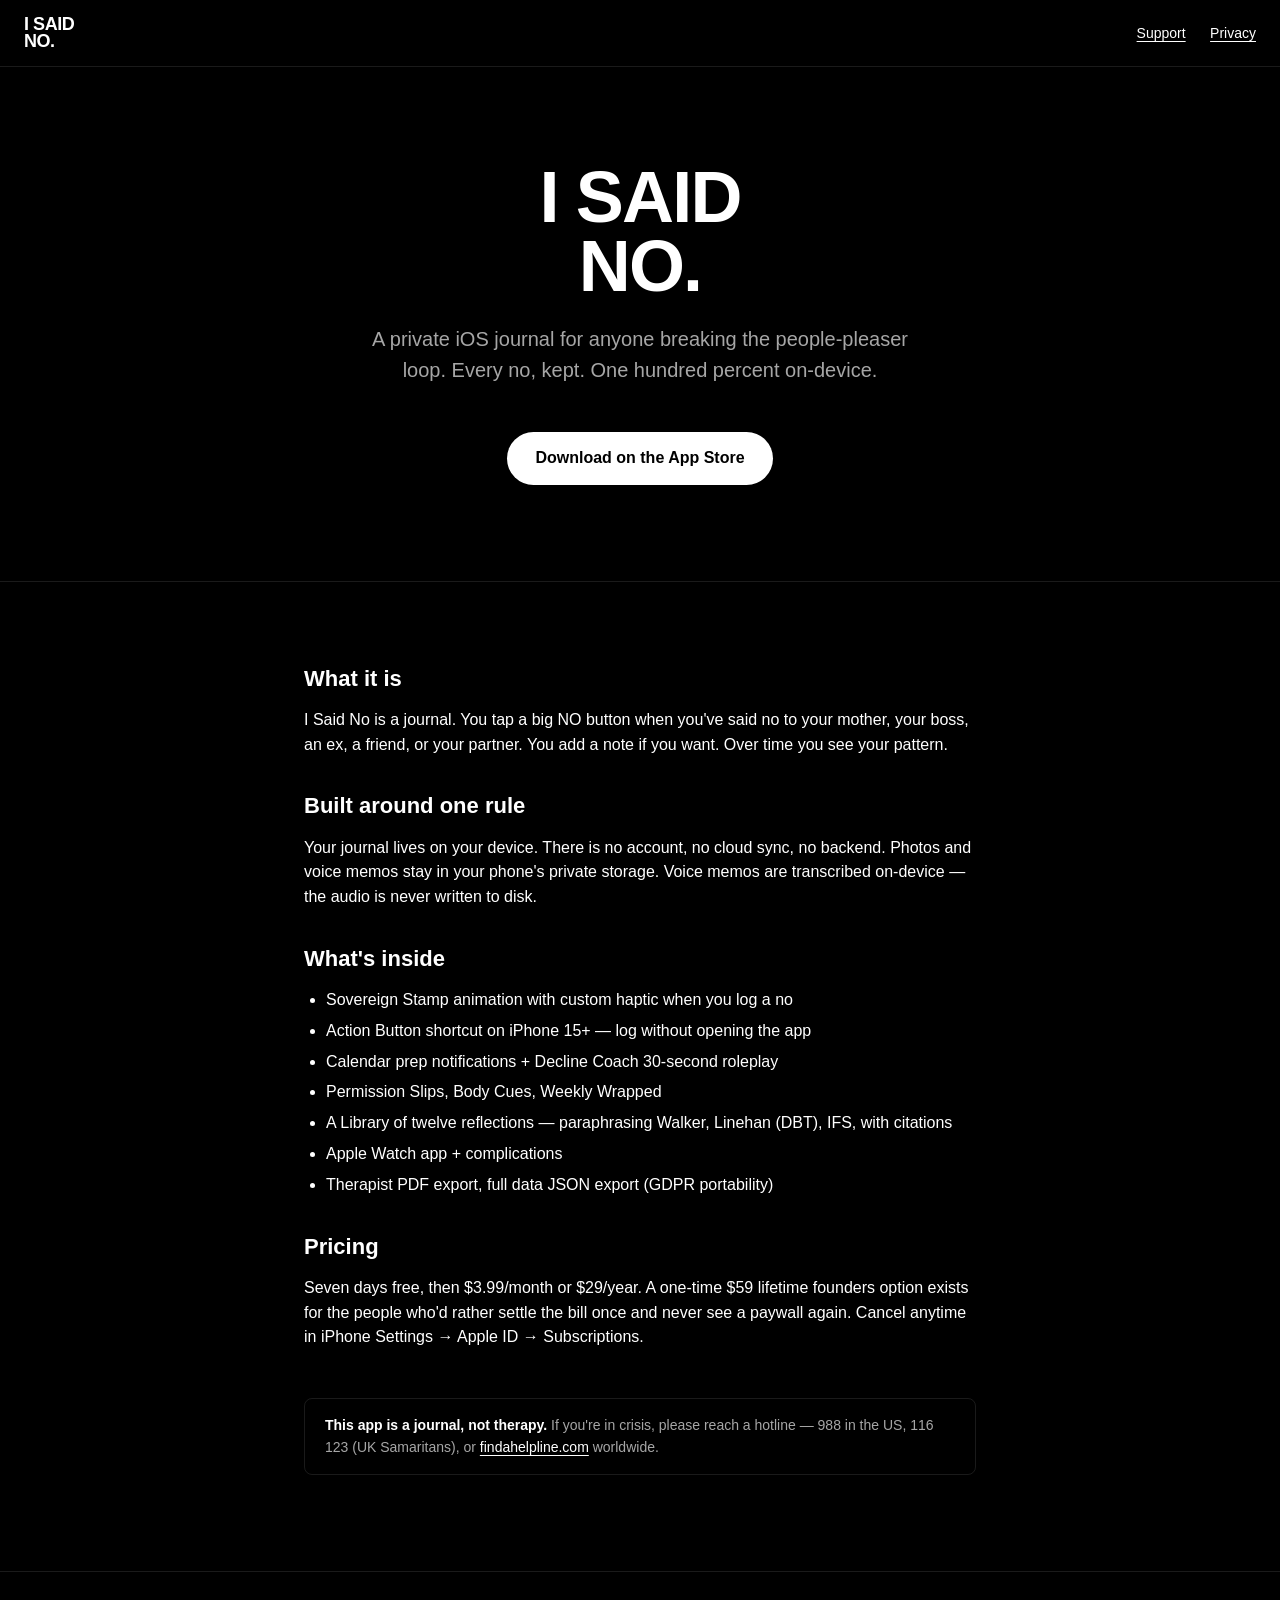
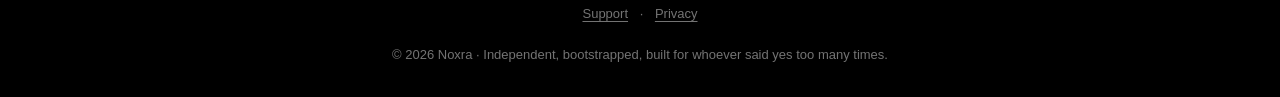
<file: index.html>
<!DOCTYPE html>
<html lang="en">
<head>
<meta charset="UTF-8">
<title>I Said No — Boundaries journal for chronic people pleasers</title>
<meta name="viewport" content="width=device-width, initial-scale=1">
<meta name="description" content="A private iOS journal for anyone breaking the people-pleaser loop. Every no, kept. 100% on-device.">
<link rel="stylesheet" href="style.css">
</head>
<body>

<header class="site">
    <a class="brand wordmark small" href="/">
        <div>I SAID</div>
        <div>NO.</div>
    </a>
    <nav>
        <a href="support.html">Support</a>
        <a href="privacy.html">Privacy</a> </nav>
</header>

<section class="hero">
    <div class="wordmark large">
        <div>I SAID</div>
        <div>NO.</div>
    </div>
    <p class="tagline">A private iOS journal for anyone breaking the people-pleaser loop. Every no, kept. One hundred percent on-device.</p>
    <a class="cta" href="https://apps.apple.com/app/id6773886075">Download on the App Store</a>
</section>

<div class="container">
    <h2>What it is</h2>
    <p>I Said No is a journal. You tap a big NO button when you've said no to your mother, your boss, an ex, a friend, or your partner. You add a note if you want. Over time you see your pattern.</p>

    <h2>Built around one rule</h2>
    <p>Your journal lives on your device. There is no account, no cloud sync, no backend. Photos and voice memos stay in your phone's private storage. Voice memos are transcribed on-device — the audio is never written to disk.</p>

    <h2>What's inside</h2>
    <ul>
        <li>Sovereign Stamp animation with custom haptic when you log a no</li>
        <li>Action Button shortcut on iPhone 15+ — log without opening the app</li>
        <li>Calendar prep notifications + Decline Coach 30-second roleplay</li>
        <li>Permission Slips, Body Cues, Weekly Wrapped</li>
        <li>A Library of twelve reflections — paraphrasing Walker, Linehan (DBT), IFS, with citations</li>
        <li>Apple Watch app + complications</li>
        <li>Therapist PDF export, full data JSON export (GDPR portability)</li>
    </ul>

    <h2>Pricing</h2>
    <p>Seven days free, then $3.99/month or $29/year. A one-time $59 lifetime founders option exists for the people who'd rather settle the bill once and never see a paywall again. Cancel anytime in iPhone Settings → Apple ID → Subscriptions.</p>

    <div class="crisis">
        <strong>This app is a journal, not therapy.</strong> If you're in crisis, please reach a hotline — 988 in the US, 116 123 (UK Samaritans), or <a href="https://findahelpline.com">findahelpline.com</a> worldwide.
    </div>
</div>

<footer class="site">
    <a href="support.html">Support</a> ·
    <a href="privacy.html">Privacy</a><br><br>
    © 2026 Noxra · Independent, bootstrapped, built for whoever said yes too many times.
</footer>

</body>
</html>
</file>
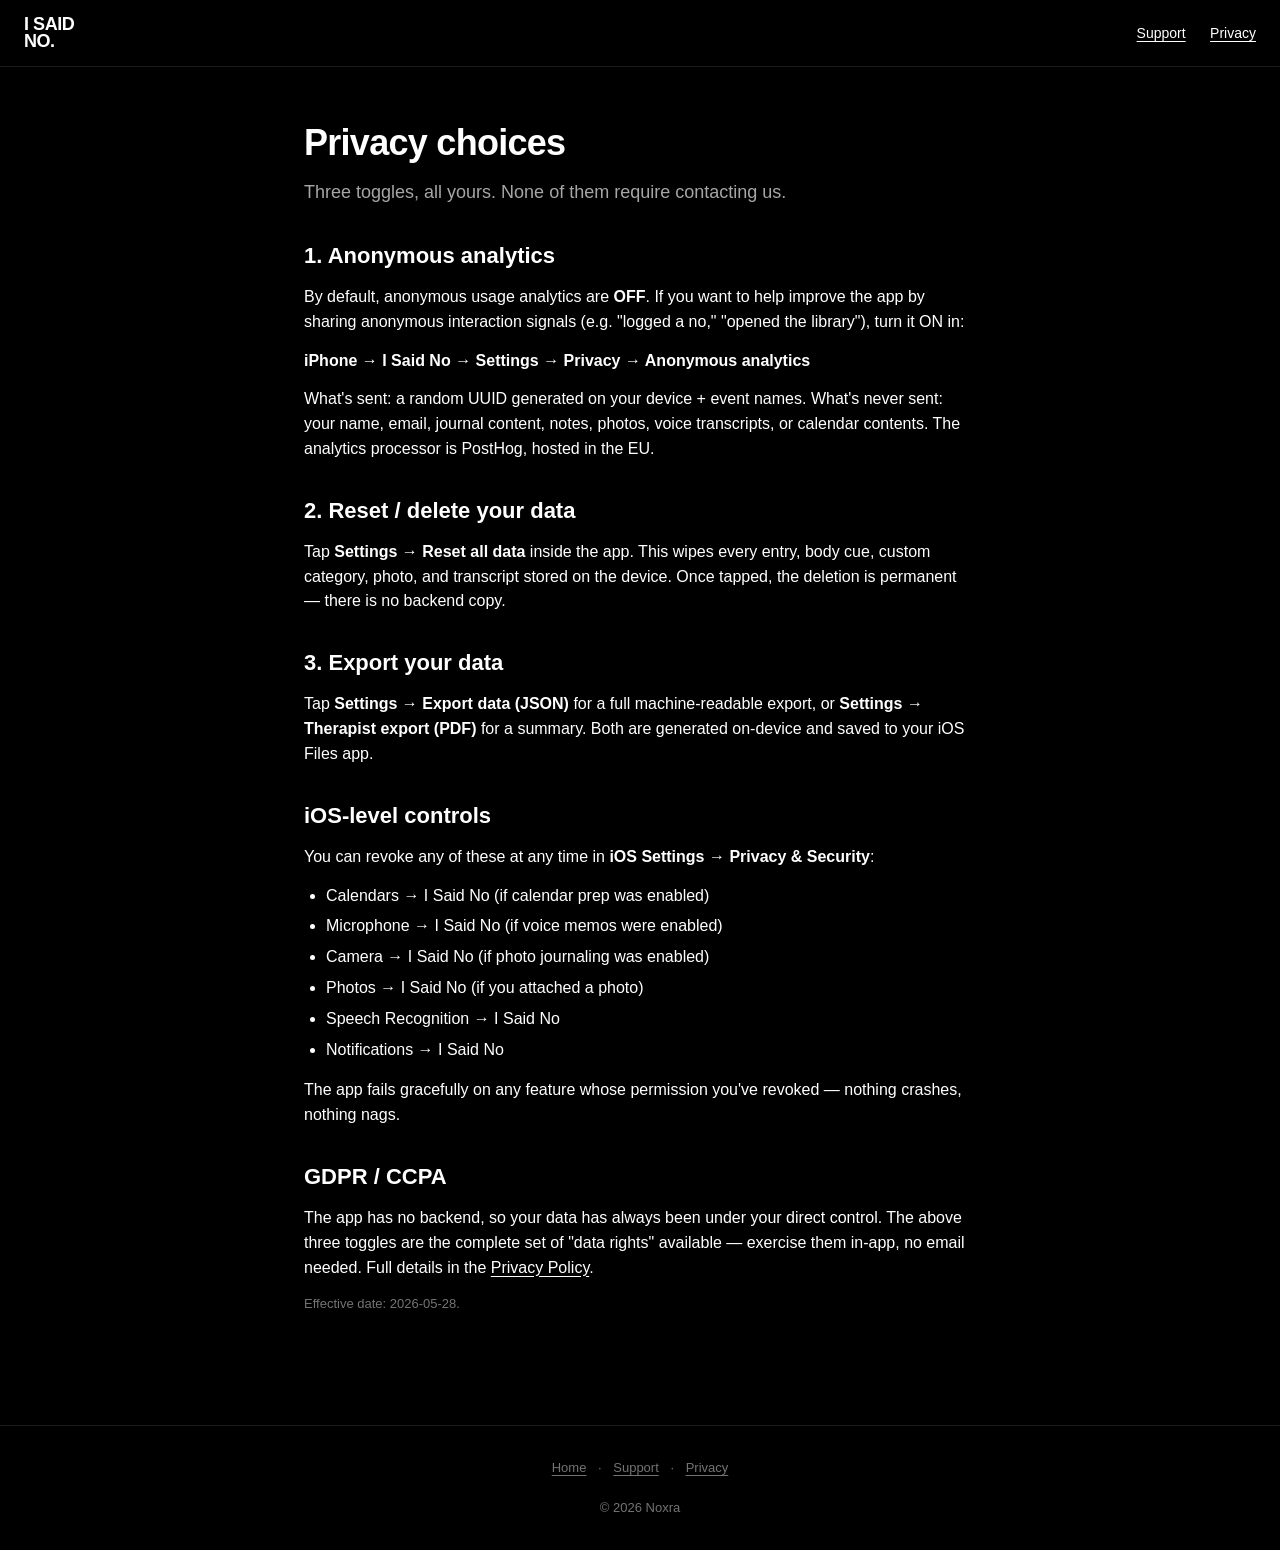
<file: privacy-choices.html>
<!DOCTYPE html>
<html lang="en">
<head>
<meta charset="UTF-8">
<title>Privacy Choices — I Said No</title>
<meta name="viewport" content="width=device-width, initial-scale=1">
<meta name="description" content="How to opt out of anonymous analytics and exercise your data rights in I Said No.">
<link rel="stylesheet" href="style.css">
</head>
<body>

<header class="site">
    <a class="brand wordmark small" href="/">
        <div>I SAID</div>
        <div>NO.</div>
    </a>
    <nav>
        <a href="support.html">Support</a>
        <a href="privacy.html">Privacy</a>
    </nav>
</header>

<div class="container">
    <h1>Privacy choices</h1>
    <p class="lead">Three toggles, all yours. None of them require contacting us.</p>

    <h2>1. Anonymous analytics</h2>
    <p>By default, anonymous usage analytics are <strong>OFF</strong>. If you want to help improve the app by sharing anonymous interaction signals (e.g. "logged a no," "opened the library"), turn it ON in:</p>
    <p><strong>iPhone → I Said No → Settings → Privacy → Anonymous analytics</strong></p>
    <p>What's sent: a random UUID generated on your device + event names. What's never sent: your name, email, journal content, notes, photos, voice transcripts, or calendar contents. The analytics processor is PostHog, hosted in the EU.</p>

    <h2>2. Reset / delete your data</h2>
    <p>Tap <strong>Settings → Reset all data</strong> inside the app. This wipes every entry, body cue, custom category, photo, and transcript stored on the device. Once tapped, the deletion is permanent — there is no backend copy.</p>

    <h2>3. Export your data</h2>
    <p>Tap <strong>Settings → Export data (JSON)</strong> for a full machine-readable export, or <strong>Settings → Therapist export (PDF)</strong> for a summary. Both are generated on-device and saved to your iOS Files app.</p>

    <h2>iOS-level controls</h2>
    <p>You can revoke any of these at any time in <strong>iOS Settings → Privacy &amp; Security</strong>:</p>
    <ul>
        <li>Calendars → I Said No (if calendar prep was enabled)</li>
        <li>Microphone → I Said No (if voice memos were enabled)</li>
        <li>Camera → I Said No (if photo journaling was enabled)</li>
        <li>Photos → I Said No (if you attached a photo)</li>
        <li>Speech Recognition → I Said No</li>
        <li>Notifications → I Said No</li>
    </ul>
    <p>The app fails gracefully on any feature whose permission you've revoked — nothing crashes, nothing nags.</p>

    <h2>GDPR / CCPA</h2>
    <p>The app has no backend, so your data has always been under your direct control. The above three toggles are the complete set of "data rights" available — exercise them in-app, no email needed. Full details in the <a href="privacy.html">Privacy Policy</a>.</p>

    <p class="fineprint">Effective date: 2026-05-28.</p>
</div>

<footer class="site">
    <a href="/">Home</a> ·
    <a href="support.html">Support</a> ·
    <a href="privacy.html">Privacy</a><br><br>
    © 2026 Noxra
</footer>

</body>
</html>
</file>
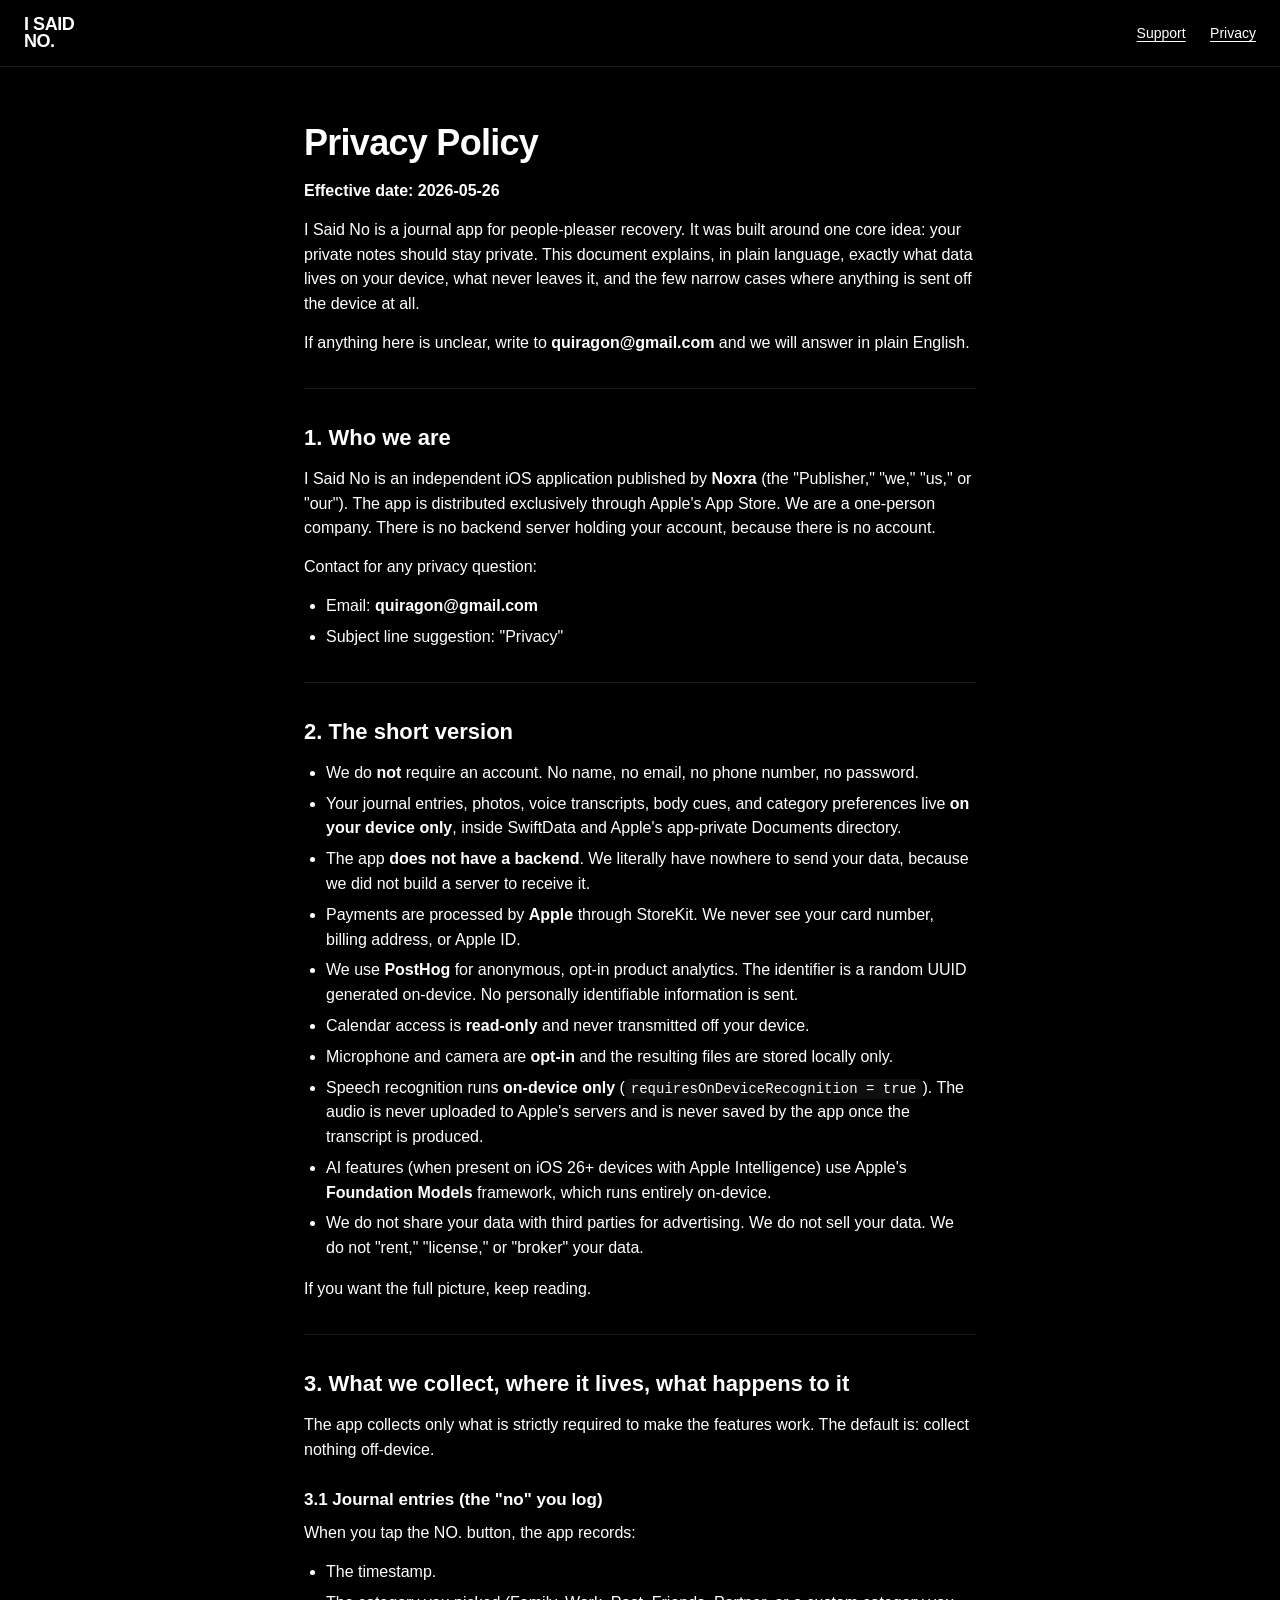
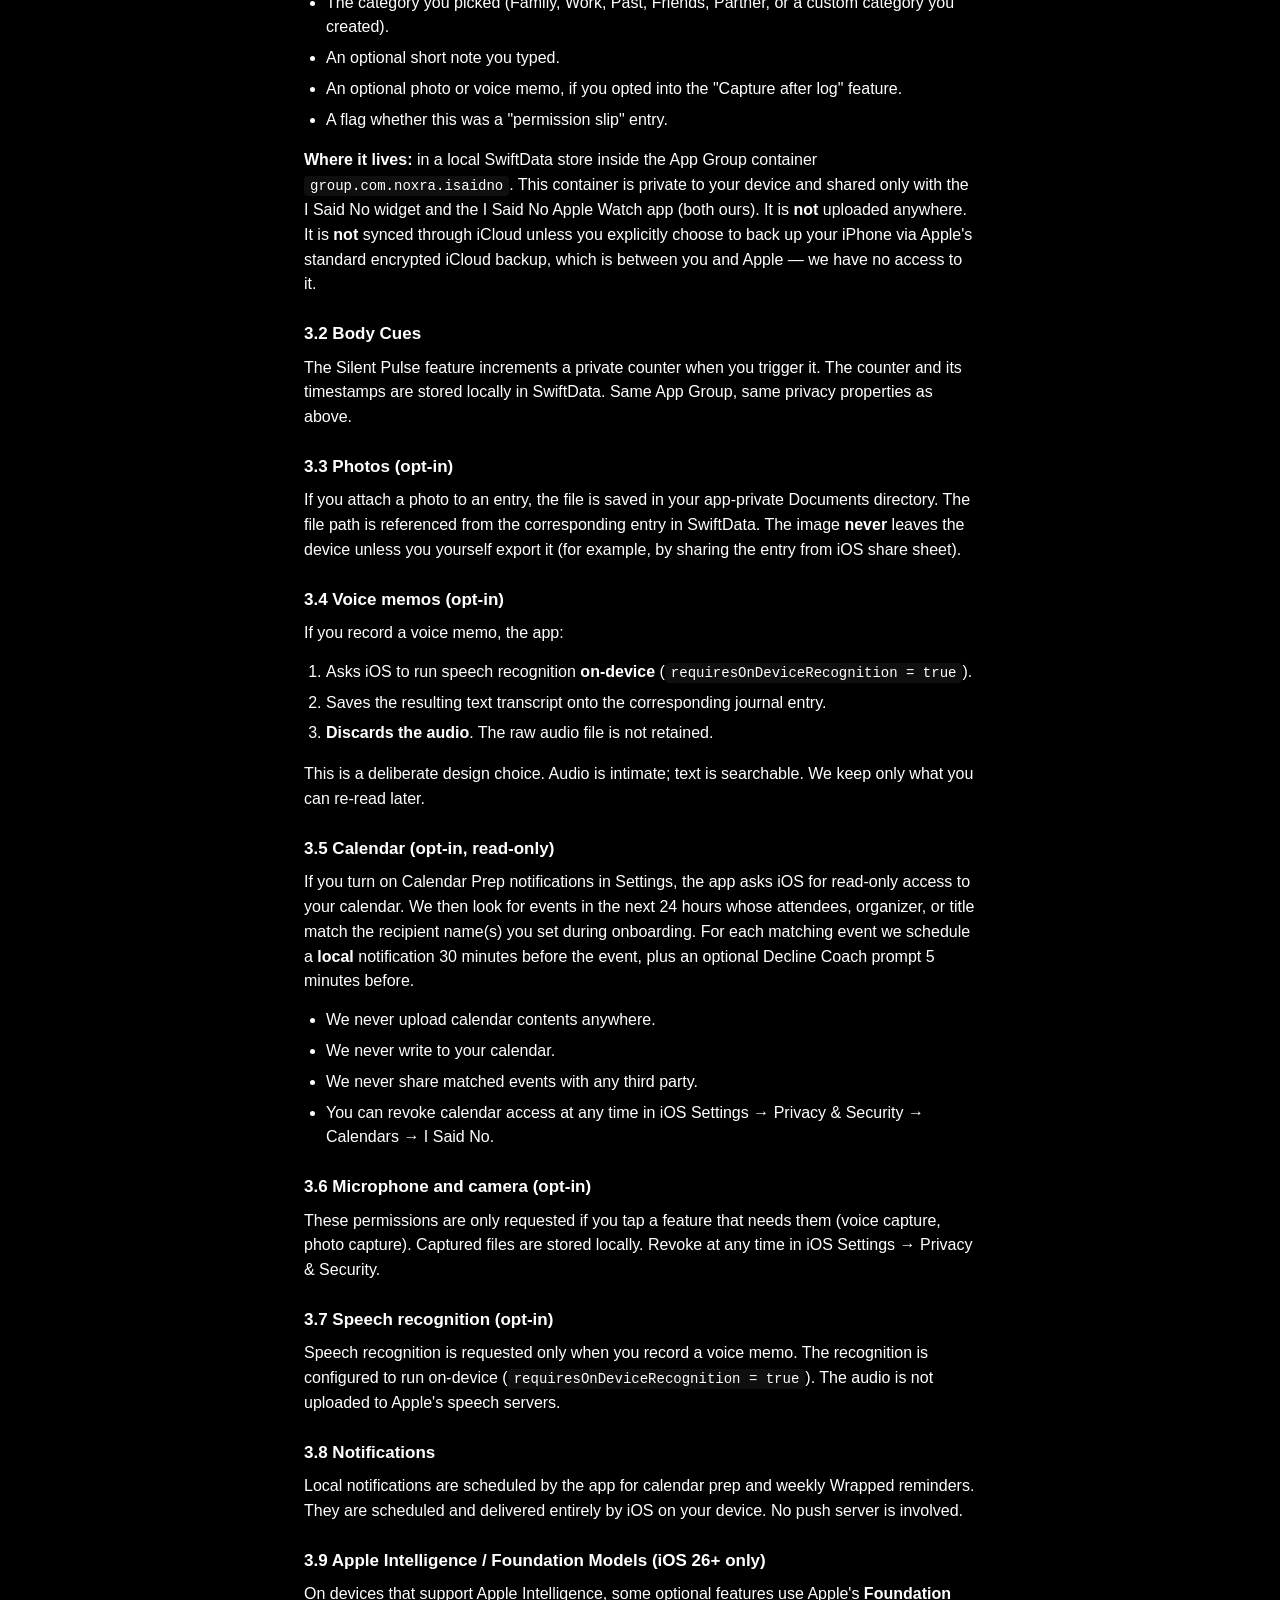
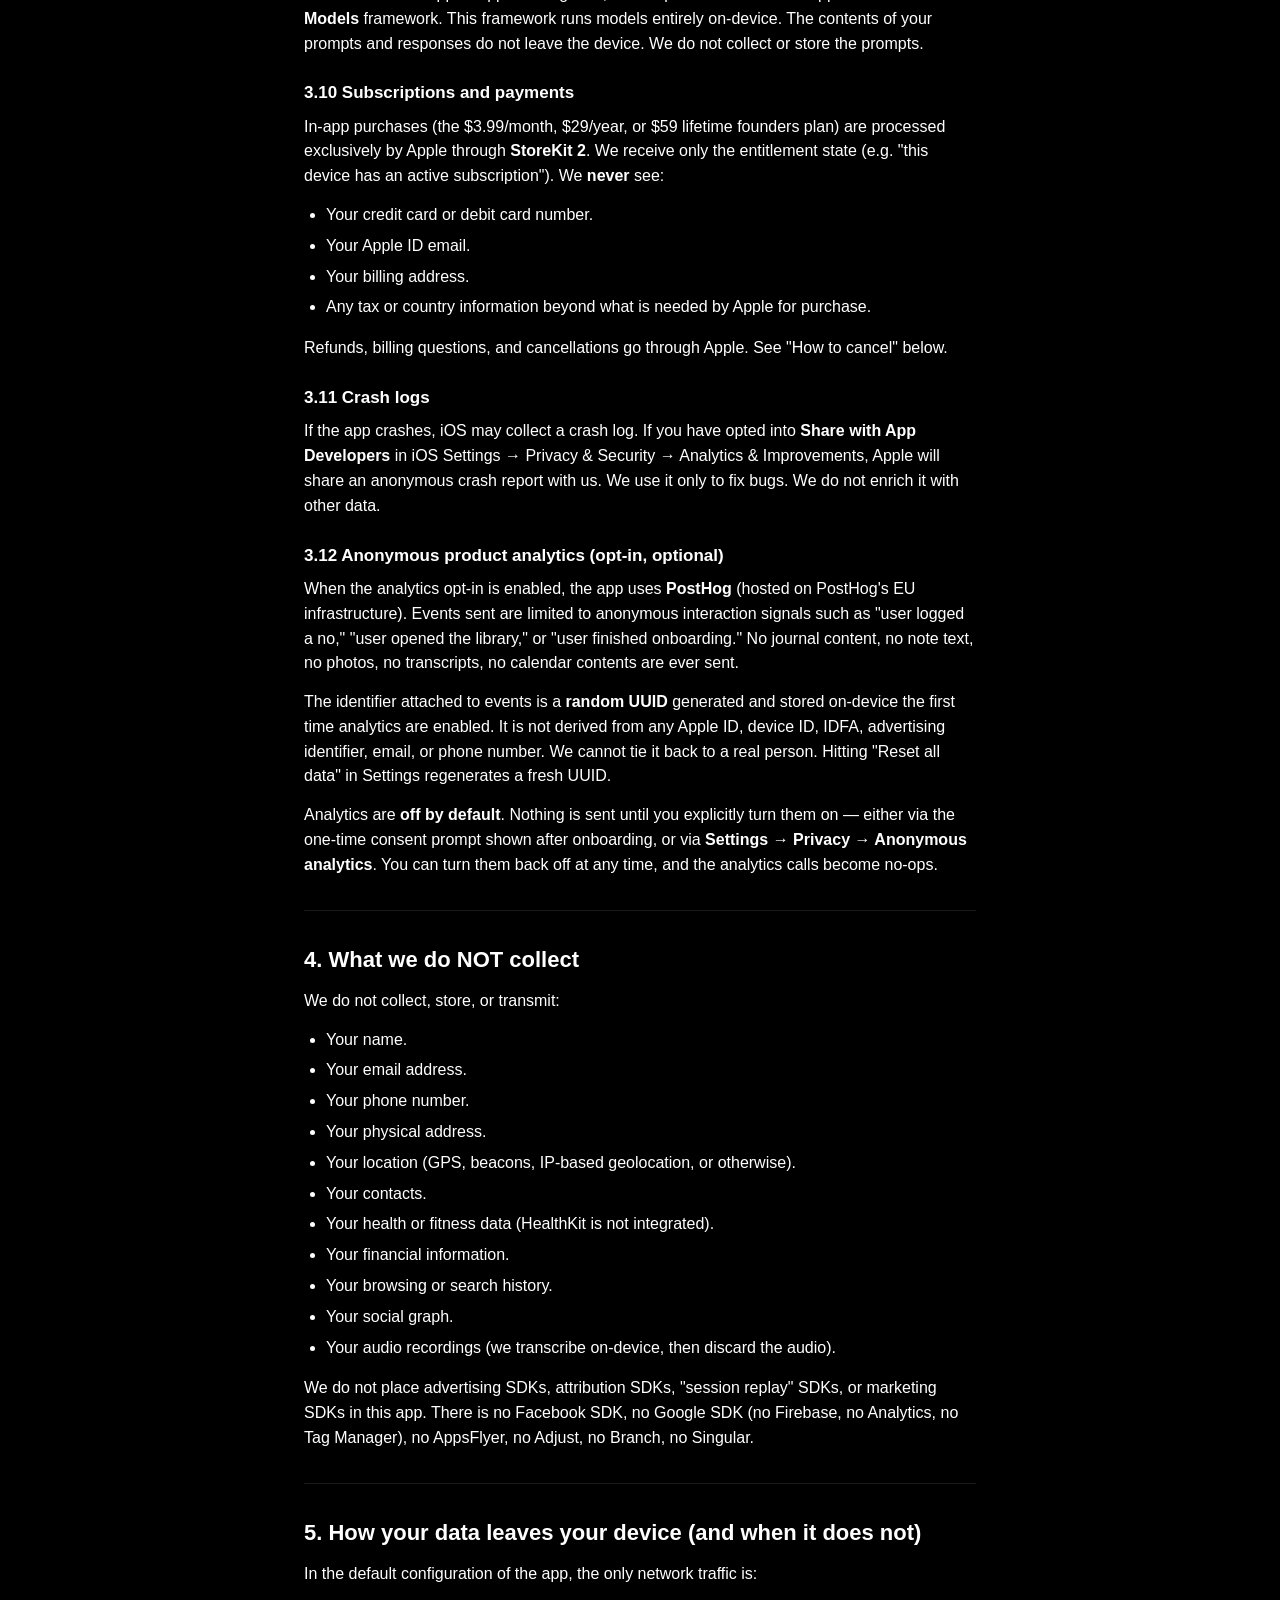
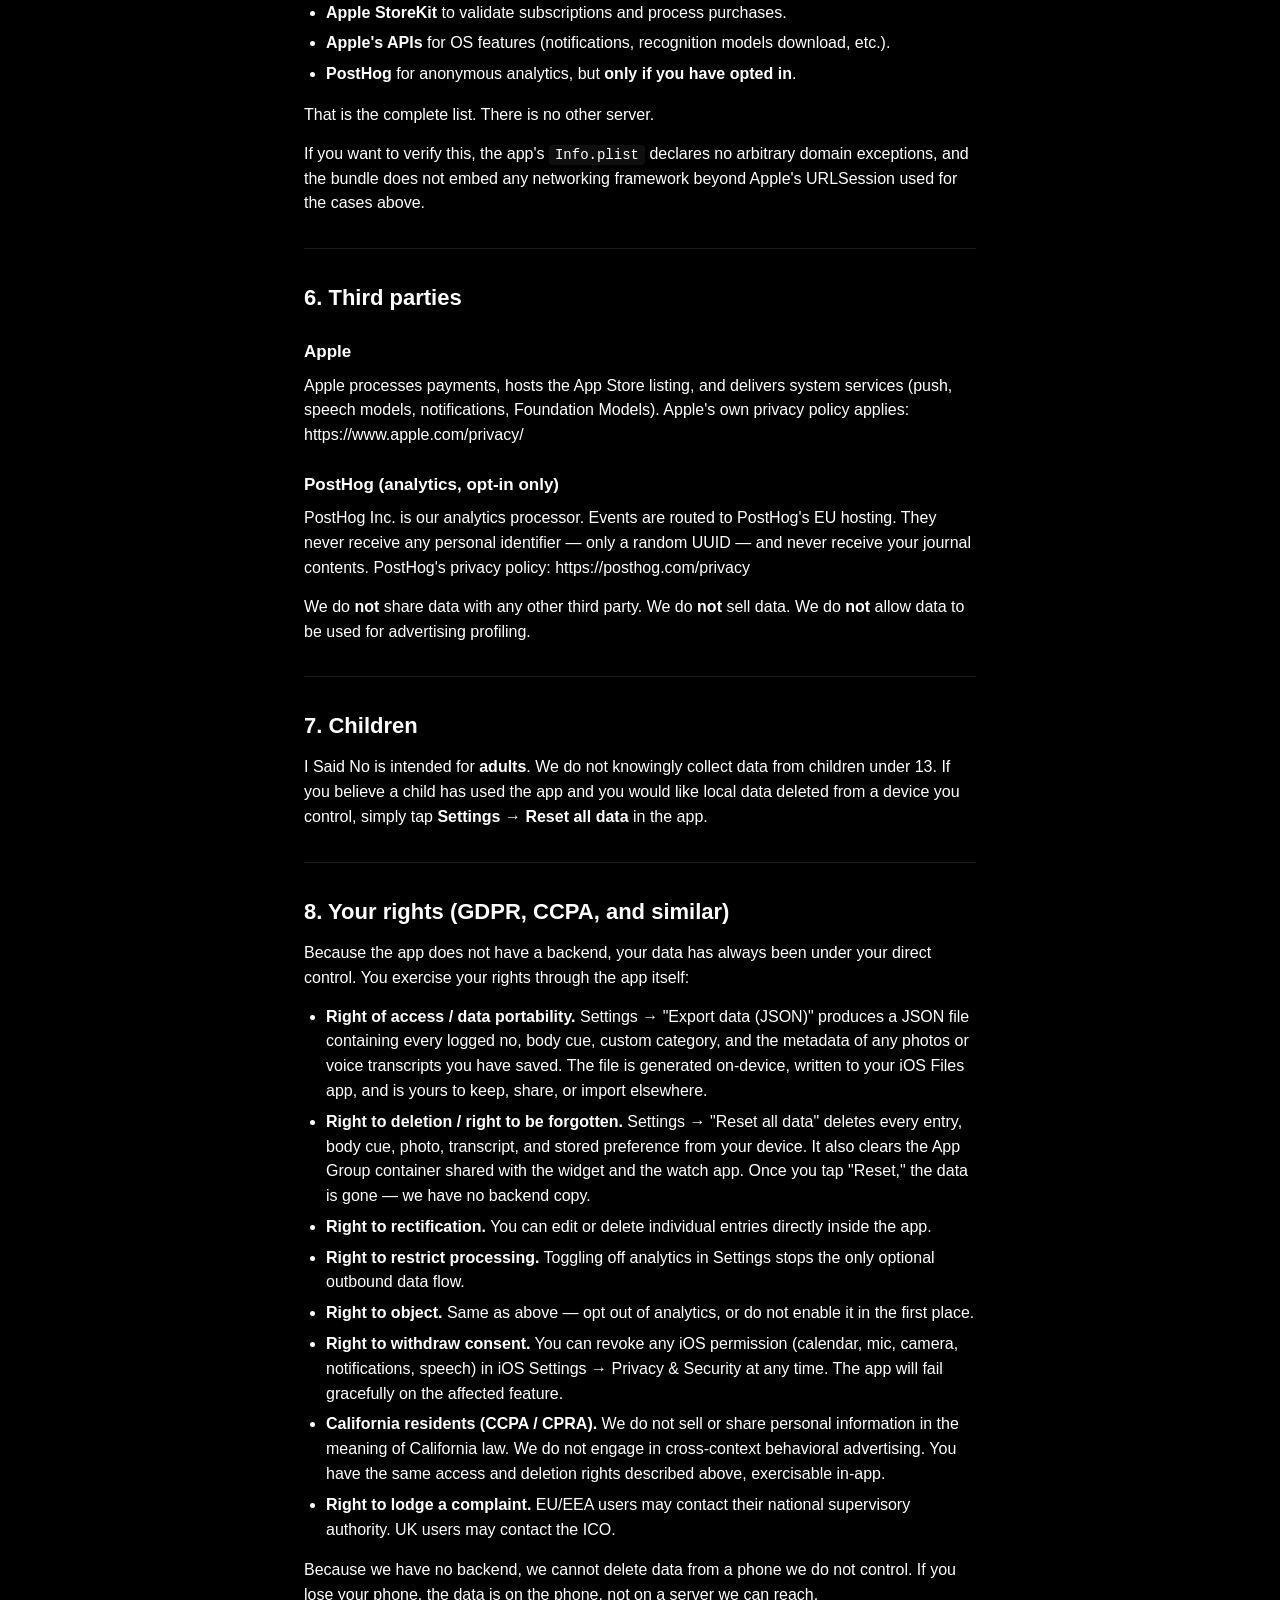
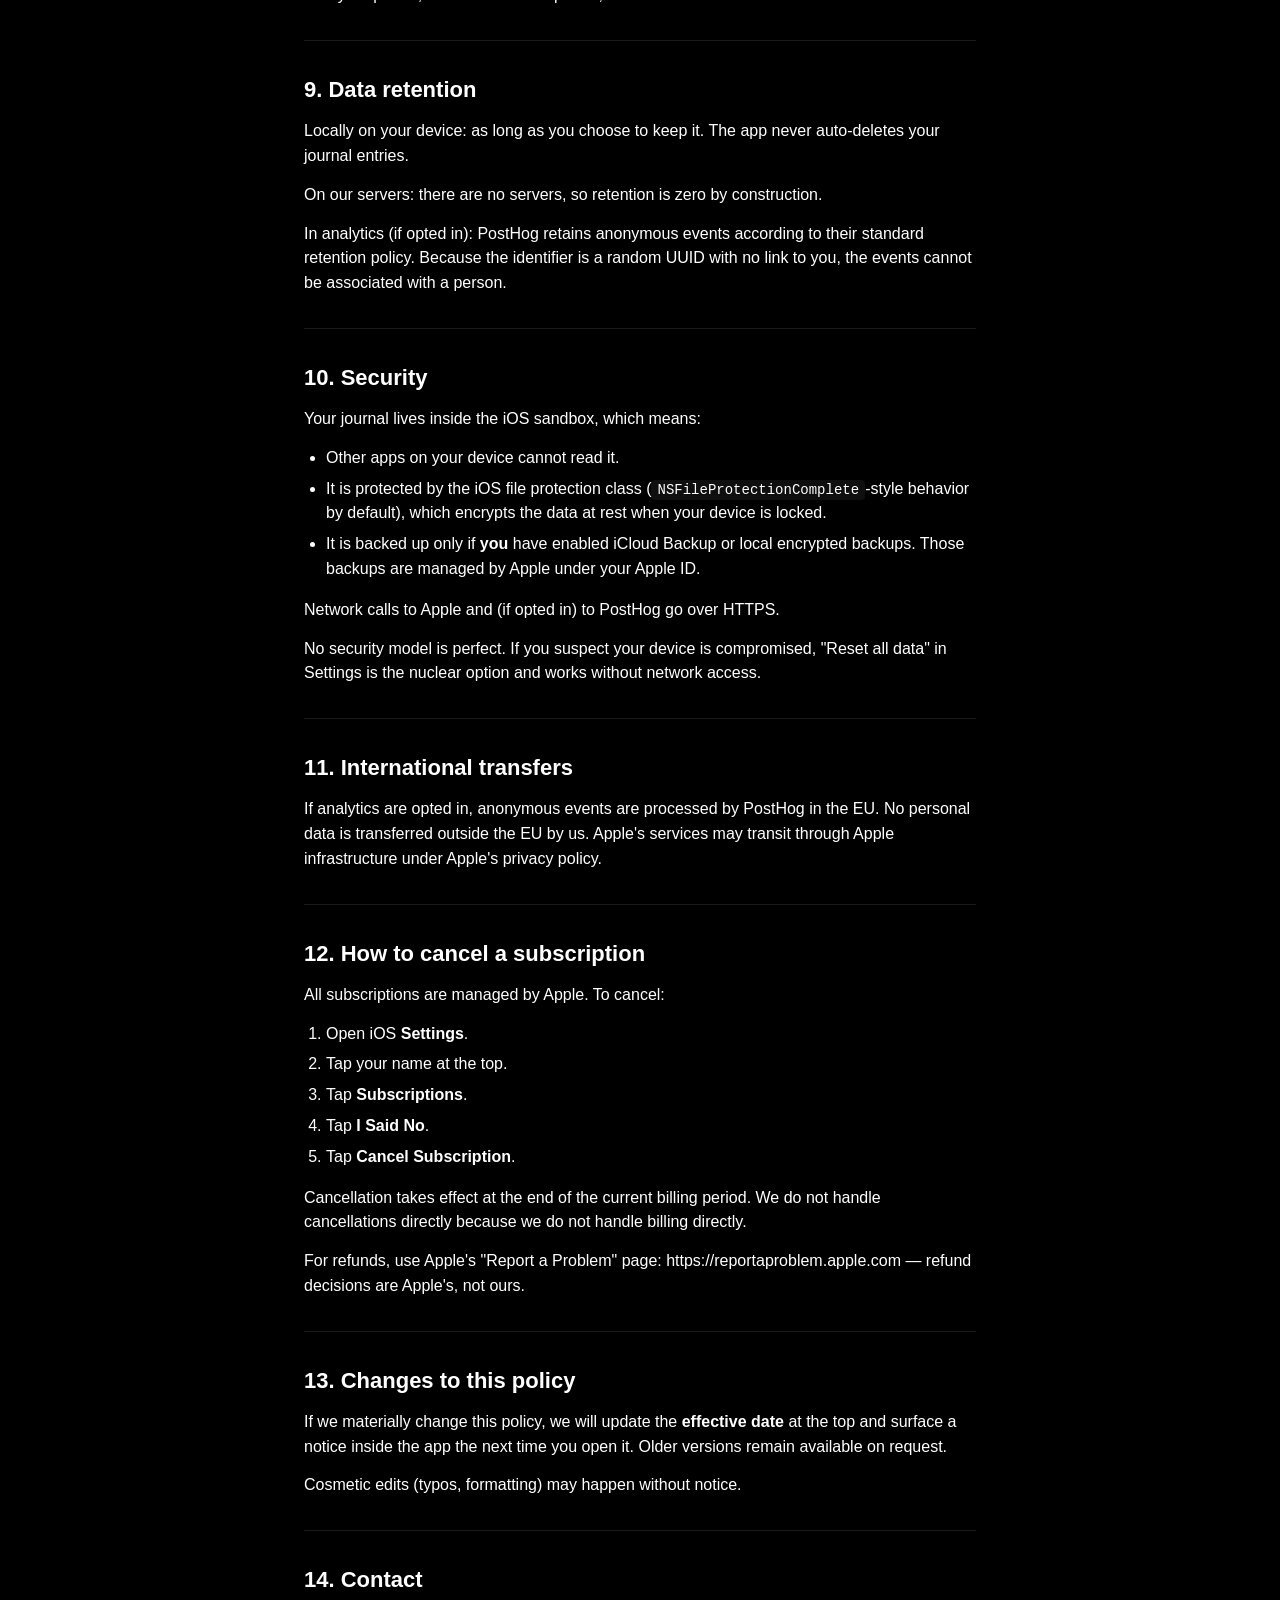
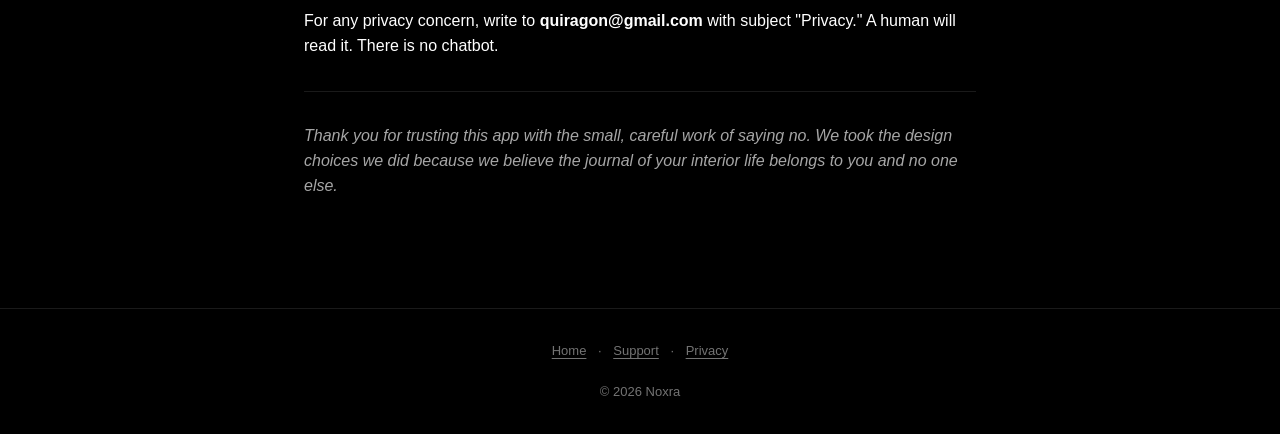
<file: privacy.html>
<!DOCTYPE html>
<html lang="en">
<head>
<meta charset="UTF-8">
<title>Privacy Policy — I Said No</title>
<meta name="viewport" content="width=device-width, initial-scale=1">
<meta name="description" content="How I Said No handles your data. Short version: nothing leaves your device.">
<link rel="stylesheet" href="style.css">
</head>
<body>
<header class="site">
    <a class="brand wordmark small" href="/">
        <div>I SAID</div>
        <div>NO.</div>
    </a>
    <nav>
        <a href="support.html">Support</a>
        <a href="privacy.html">Privacy</a>
    </nav>
</header>
<div class="container">
<h1>Privacy Policy</h1>
<p><strong>Effective date: 2026-05-26</strong></p>
<p>I Said No is a journal app for people-pleaser recovery. It was built around one core idea: your private notes should stay private. This document explains, in plain language, exactly what data lives on your device, what never leaves it, and the few narrow cases where anything is sent off the device at all.</p>
<p>If anything here is unclear, write to <strong>quiragon@gmail.com</strong> and we will answer in plain English.</p>
<hr />
<h2>1. Who we are</h2>
<p>I Said No is an independent iOS application published by <strong>Noxra</strong> (the "Publisher," "we," "us," or "our"). The app is distributed exclusively through Apple's App Store. We are a one-person company. There is no backend server holding your account, because there is no account.</p>
<p>Contact for any privacy question:</p>
<ul>
<li>Email: <strong>quiragon@gmail.com</strong></li>
<li>Subject line suggestion: "Privacy"</li>
</ul>
<hr />
<h2>2. The short version</h2>
<ul>
<li>We do <strong>not</strong> require an account. No name, no email, no phone number, no password.</li>
<li>Your journal entries, photos, voice transcripts, body cues, and category preferences live <strong>on your device only</strong>, inside SwiftData and Apple's app-private Documents directory.</li>
<li>The app <strong>does not have a backend</strong>. We literally have nowhere to send your data, because we did not build a server to receive it.</li>
<li>Payments are processed by <strong>Apple</strong> through StoreKit. We never see your card number, billing address, or Apple ID.</li>
<li>We use <strong>PostHog</strong> for anonymous, opt-in product analytics. The identifier is a random UUID generated on-device. No personally identifiable information is sent.</li>
<li>Calendar access is <strong>read-only</strong> and never transmitted off your device.</li>
<li>Microphone and camera are <strong>opt-in</strong> and the resulting files are stored locally only.</li>
<li>Speech recognition runs <strong>on-device only</strong> (<code>requiresOnDeviceRecognition = true</code>). The audio is never uploaded to Apple's servers and is never saved by the app once the transcript is produced.</li>
<li>AI features (when present on iOS 26+ devices with Apple Intelligence) use Apple's <strong>Foundation Models</strong> framework, which runs entirely on-device.</li>
<li>We do not share your data with third parties for advertising. We do not sell your data. We do not "rent," "license," or "broker" your data.</li>
</ul>
<p>If you want the full picture, keep reading.</p>
<hr />
<h2>3. What we collect, where it lives, what happens to it</h2>
<p>The app collects only what is strictly required to make the features work. The default is: collect nothing off-device.</p>
<h3>3.1 Journal entries (the "no" you log)</h3>
<p>When you tap the NO. button, the app records:</p>
<ul>
<li>The timestamp.</li>
<li>The category you picked (Family, Work, Past, Friends, Partner, or a custom category you created).</li>
<li>An optional short note you typed.</li>
<li>An optional photo or voice memo, if you opted into the "Capture after log" feature.</li>
<li>A flag whether this was a "permission slip" entry.</li>
</ul>
<p><strong>Where it lives:</strong> in a local SwiftData store inside the App Group container <code>group.com.noxra.isaidno</code>. This container is private to your device and shared only with the I Said No widget and the I Said No Apple Watch app (both ours). It is <strong>not</strong> uploaded anywhere. It is <strong>not</strong> synced through iCloud unless you explicitly choose to back up your iPhone via Apple's standard encrypted iCloud backup, which is between you and Apple — we have no access to it.</p>
<h3>3.2 Body Cues</h3>
<p>The Silent Pulse feature increments a private counter when you trigger it. The counter and its timestamps are stored locally in SwiftData. Same App Group, same privacy properties as above.</p>
<h3>3.3 Photos (opt-in)</h3>
<p>If you attach a photo to an entry, the file is saved in your app-private Documents directory. The file path is referenced from the corresponding entry in SwiftData. The image <strong>never</strong> leaves the device unless you yourself export it (for example, by sharing the entry from iOS share sheet).</p>
<h3>3.4 Voice memos (opt-in)</h3>
<p>If you record a voice memo, the app:</p>
<ol>
<li>Asks iOS to run speech recognition <strong>on-device</strong> (<code>requiresOnDeviceRecognition = true</code>).</li>
<li>Saves the resulting text transcript onto the corresponding journal entry.</li>
<li><strong>Discards the audio</strong>. The raw audio file is not retained.</li>
</ol>
<p>This is a deliberate design choice. Audio is intimate; text is searchable. We keep only what you can re-read later.</p>
<h3>3.5 Calendar (opt-in, read-only)</h3>
<p>If you turn on Calendar Prep notifications in Settings, the app asks iOS for read-only access to your calendar. We then look for events in the next 24 hours whose attendees, organizer, or title match the recipient name(s) you set during onboarding. For each matching event we schedule a <strong>local</strong> notification 30 minutes before the event, plus an optional Decline Coach prompt 5 minutes before.</p>
<ul>
<li>We never upload calendar contents anywhere.</li>
<li>We never write to your calendar.</li>
<li>We never share matched events with any third party.</li>
<li>You can revoke calendar access at any time in iOS Settings → Privacy &amp; Security → Calendars → I Said No.</li>
</ul>
<h3>3.6 Microphone and camera (opt-in)</h3>
<p>These permissions are only requested if you tap a feature that needs them (voice capture, photo capture). Captured files are stored locally. Revoke at any time in iOS Settings → Privacy &amp; Security.</p>
<h3>3.7 Speech recognition (opt-in)</h3>
<p>Speech recognition is requested only when you record a voice memo. The recognition is configured to run on-device (<code>requiresOnDeviceRecognition = true</code>). The audio is not uploaded to Apple's speech servers.</p>
<h3>3.8 Notifications</h3>
<p>Local notifications are scheduled by the app for calendar prep and weekly Wrapped reminders. They are scheduled and delivered entirely by iOS on your device. No push server is involved.</p>
<h3>3.9 Apple Intelligence / Foundation Models (iOS 26+ only)</h3>
<p>On devices that support Apple Intelligence, some optional features use Apple's <strong>Foundation Models</strong> framework. This framework runs models entirely on-device. The contents of your prompts and responses do not leave the device. We do not collect or store the prompts.</p>
<h3>3.10 Subscriptions and payments</h3>
<p>In-app purchases (the $3.99/month, $29/year, or $59 lifetime founders plan) are processed exclusively by Apple through <strong>StoreKit 2</strong>. We receive only the entitlement state (e.g. "this device has an active subscription"). We <strong>never</strong> see:</p>
<ul>
<li>Your credit card or debit card number.</li>
<li>Your Apple ID email.</li>
<li>Your billing address.</li>
<li>Any tax or country information beyond what is needed by Apple for purchase.</li>
</ul>
<p>Refunds, billing questions, and cancellations go through Apple. See "How to cancel" below.</p>
<h3>3.11 Crash logs</h3>
<p>If the app crashes, iOS may collect a crash log. If you have opted into <strong>Share with App Developers</strong> in iOS Settings → Privacy &amp; Security → Analytics &amp; Improvements, Apple will share an anonymous crash report with us. We use it only to fix bugs. We do not enrich it with other data.</p>
<h3>3.12 Anonymous product analytics (opt-in, optional)</h3>
<p>When the analytics opt-in is enabled, the app uses <strong>PostHog</strong> (hosted on PostHog's EU infrastructure). Events sent are limited to anonymous interaction signals such as "user logged a no," "user opened the library," or "user finished onboarding." No journal content, no note text, no photos, no transcripts, no calendar contents are ever sent.</p>
<p>The identifier attached to events is a <strong>random UUID</strong> generated and stored on-device the first time analytics are enabled. It is not derived from any Apple ID, device ID, IDFA, advertising identifier, email, or phone number. We cannot tie it back to a real person. Hitting "Reset all data" in Settings regenerates a fresh UUID.</p>
<p>Analytics are <strong>off by default</strong>. Nothing is sent until you explicitly turn them on — either via the one-time consent prompt shown after onboarding, or via <strong>Settings → Privacy → Anonymous analytics</strong>. You can turn them back off at any time, and the analytics calls become no-ops.</p>
<hr />
<h2>4. What we do NOT collect</h2>
<p>We do not collect, store, or transmit:</p>
<ul>
<li>Your name.</li>
<li>Your email address.</li>
<li>Your phone number.</li>
<li>Your physical address.</li>
<li>Your location (GPS, beacons, IP-based geolocation, or otherwise).</li>
<li>Your contacts.</li>
<li>Your health or fitness data (HealthKit is not integrated).</li>
<li>Your financial information.</li>
<li>Your browsing or search history.</li>
<li>Your social graph.</li>
<li>Your audio recordings (we transcribe on-device, then discard the audio).</li>
</ul>
<p>We do not place advertising SDKs, attribution SDKs, "session replay" SDKs, or marketing SDKs in this app. There is no Facebook SDK, no Google SDK (no Firebase, no Analytics, no Tag Manager), no AppsFlyer, no Adjust, no Branch, no Singular.</p>
<hr />
<h2>5. How your data leaves your device (and when it does not)</h2>
<p>In the default configuration of the app, the only network traffic is:</p>
<ul>
<li><strong>Apple StoreKit</strong> to validate subscriptions and process purchases.</li>
<li><strong>Apple's APIs</strong> for OS features (notifications, recognition models download, etc.).</li>
<li><strong>PostHog</strong> for anonymous analytics, but <strong>only if you have opted in</strong>.</li>
</ul>
<p>That is the complete list. There is no other server.</p>
<p>If you want to verify this, the app's <code>Info.plist</code> declares no arbitrary domain exceptions, and the bundle does not embed any networking framework beyond Apple's URLSession used for the cases above.</p>
<hr />
<h2>6. Third parties</h2>
<h3>Apple</h3>
<p>Apple processes payments, hosts the App Store listing, and delivers system services (push, speech models, notifications, Foundation Models). Apple's own privacy policy applies: https://www.apple.com/privacy/</p>
<h3>PostHog (analytics, opt-in only)</h3>
<p>PostHog Inc. is our analytics processor. Events are routed to PostHog's EU hosting. They never receive any personal identifier — only a random UUID — and never receive your journal contents. PostHog's privacy policy: https://posthog.com/privacy</p>
<p>We do <strong>not</strong> share data with any other third party. We do <strong>not</strong> sell data. We do <strong>not</strong> allow data to be used for advertising profiling.</p>
<hr />
<h2>7. Children</h2>
<p>I Said No is intended for <strong>adults</strong>. We do not knowingly collect data from children under 13. If you believe a child has used the app and you would like local data deleted from a device you control, simply tap <strong>Settings → Reset all data</strong> in the app.</p>
<hr />
<h2>8. Your rights (GDPR, CCPA, and similar)</h2>
<p>Because the app does not have a backend, your data has always been under your direct control. You exercise your rights through the app itself:</p>
<ul>
<li><strong>Right of access / data portability.</strong> Settings → "Export data (JSON)" produces a JSON file containing every logged no, body cue, custom category, and the metadata of any photos or voice transcripts you have saved. The file is generated on-device, written to your iOS Files app, and is yours to keep, share, or import elsewhere.</li>
<li><strong>Right to deletion / right to be forgotten.</strong> Settings → "Reset all data" deletes every entry, body cue, photo, transcript, and stored preference from your device. It also clears the App Group container shared with the widget and the watch app. Once you tap "Reset," the data is gone — we have no backend copy.</li>
<li><strong>Right to rectification.</strong> You can edit or delete individual entries directly inside the app.</li>
<li><strong>Right to restrict processing.</strong> Toggling off analytics in Settings stops the only optional outbound data flow.</li>
<li><strong>Right to object.</strong> Same as above — opt out of analytics, or do not enable it in the first place.</li>
<li><strong>Right to withdraw consent.</strong> You can revoke any iOS permission (calendar, mic, camera, notifications, speech) in iOS Settings → Privacy &amp; Security at any time. The app will fail gracefully on the affected feature.</li>
<li><strong>California residents (CCPA / CPRA).</strong> We do not sell or share personal information in the meaning of California law. We do not engage in cross-context behavioral advertising. You have the same access and deletion rights described above, exercisable in-app.</li>
<li><strong>Right to lodge a complaint.</strong> EU/EEA users may contact their national supervisory authority. UK users may contact the ICO.</li>
</ul>
<p>Because we have no backend, we cannot delete data from a phone we do not control. If you lose your phone, the data is on the phone, not on a server we can reach.</p>
<hr />
<h2>9. Data retention</h2>
<p>Locally on your device: as long as you choose to keep it. The app never auto-deletes your journal entries.</p>
<p>On our servers: there are no servers, so retention is zero by construction.</p>
<p>In analytics (if opted in): PostHog retains anonymous events according to their standard retention policy. Because the identifier is a random UUID with no link to you, the events cannot be associated with a person.</p>
<hr />
<h2>10. Security</h2>
<p>Your journal lives inside the iOS sandbox, which means:</p>
<ul>
<li>Other apps on your device cannot read it.</li>
<li>It is protected by the iOS file protection class (<code>NSFileProtectionComplete</code>-style behavior by default), which encrypts the data at rest when your device is locked.</li>
<li>It is backed up only if <strong>you</strong> have enabled iCloud Backup or local encrypted backups. Those backups are managed by Apple under your Apple ID.</li>
</ul>
<p>Network calls to Apple and (if opted in) to PostHog go over HTTPS.</p>
<p>No security model is perfect. If you suspect your device is compromised, "Reset all data" in Settings is the nuclear option and works without network access.</p>
<hr />
<h2>11. International transfers</h2>
<p>If analytics are opted in, anonymous events are processed by PostHog in the EU. No personal data is transferred outside the EU by us. Apple's services may transit through Apple infrastructure under Apple's privacy policy.</p>
<hr />
<h2>12. How to cancel a subscription</h2>
<p>All subscriptions are managed by Apple. To cancel:</p>
<ol>
<li>Open iOS <strong>Settings</strong>.</li>
<li>Tap your name at the top.</li>
<li>Tap <strong>Subscriptions</strong>.</li>
<li>Tap <strong>I Said No</strong>.</li>
<li>Tap <strong>Cancel Subscription</strong>.</li>
</ol>
<p>Cancellation takes effect at the end of the current billing period. We do not handle cancellations directly because we do not handle billing directly.</p>
<p>For refunds, use Apple's "Report a Problem" page: https://reportaproblem.apple.com — refund decisions are Apple's, not ours.</p>
<hr />
<h2>13. Changes to this policy</h2>
<p>If we materially change this policy, we will update the <strong>effective date</strong> at the top and surface a notice inside the app the next time you open it. Older versions remain available on request.</p>
<p>Cosmetic edits (typos, formatting) may happen without notice.</p>
<hr />
<h2>14. Contact</h2>
<p>For any privacy concern, write to <strong>quiragon@gmail.com</strong> with subject "Privacy." A human will read it. There is no chatbot.</p>
<hr />
<p><em>Thank you for trusting this app with the small, careful work of saying no. We took the design choices we did because we believe the journal of your interior life belongs to you and no one else.</em></p></div>
<footer class="site">
    <a href="/">Home</a> ·
    <a href="support.html">Support</a> ·
    <a href="privacy.html">Privacy</a><br><br>
    © 2026 Noxra
</footer>
</body>
</html>
</file>
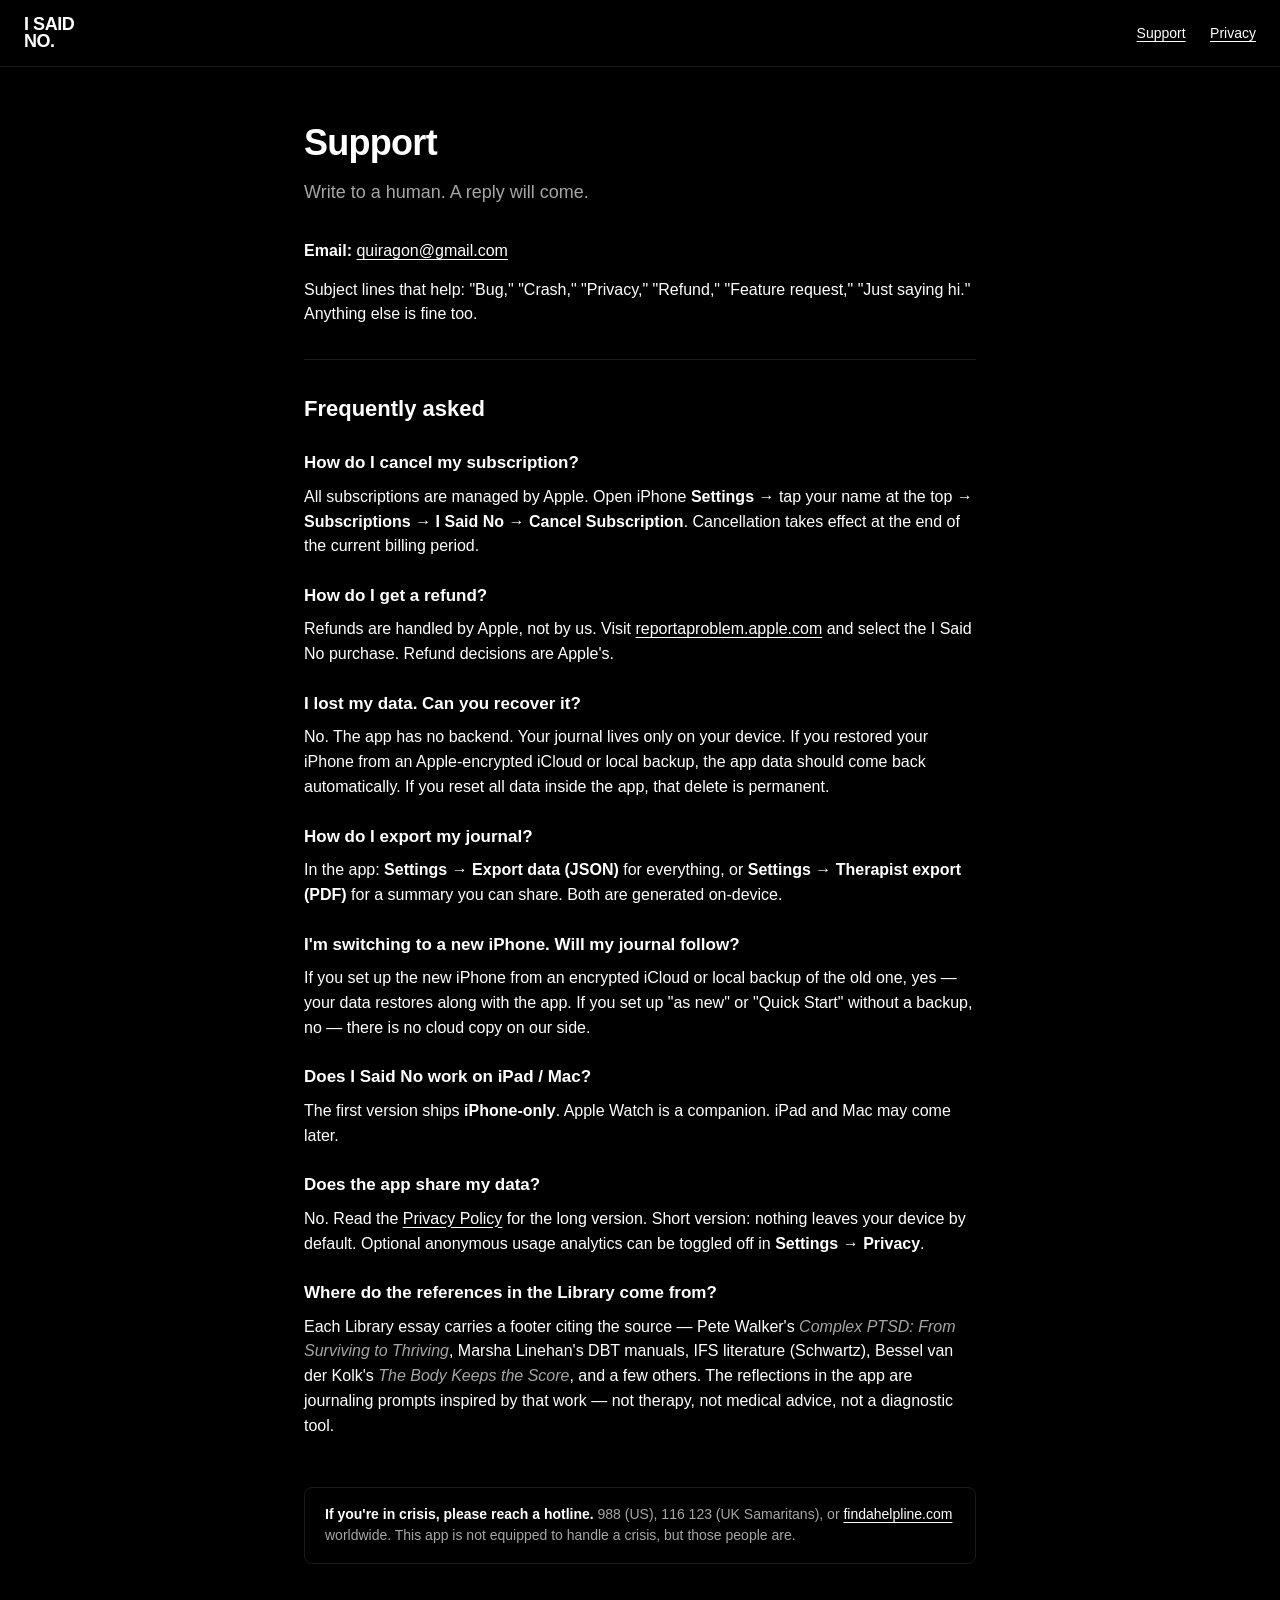
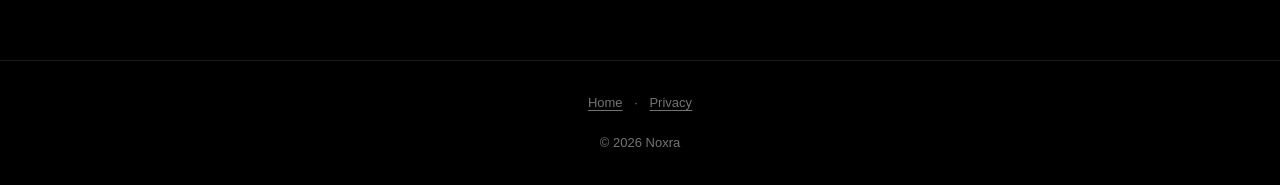
<file: support.html>
<!DOCTYPE html>
<html lang="en">
<head>
<meta charset="UTF-8">
<title>Support — I Said No</title>
<meta name="viewport" content="width=device-width, initial-scale=1">
<meta name="description" content="Support and FAQ for I Said No, the boundaries journal.">
<link rel="stylesheet" href="style.css">
</head>
<body>

<header class="site">
    <a class="brand wordmark small" href="/">
        <div>I SAID</div>
        <div>NO.</div>
    </a>
    <nav>
        <a href="support.html">Support</a>
        <a href="privacy.html">Privacy</a> </nav>
</header>

<div class="container">
    <h1>Support</h1>
    <p class="lead">Write to a human. A reply will come.</p>

    <p><strong>Email:</strong> <a href="mailto:quiragon@gmail.com?subject=I%20Said%20No%20support">quiragon@gmail.com</a></p>
    <p>Subject lines that help: "Bug," "Crash," "Privacy," "Refund," "Feature request," "Just saying hi." Anything else is fine too.</p>

    <hr>

    <h2>Frequently asked</h2>

    <h3>How do I cancel my subscription?</h3>
    <p>All subscriptions are managed by Apple. Open iPhone <strong>Settings</strong> → tap your name at the top → <strong>Subscriptions</strong> → <strong>I Said No</strong> → <strong>Cancel Subscription</strong>. Cancellation takes effect at the end of the current billing period.</p>

    <h3>How do I get a refund?</h3>
    <p>Refunds are handled by Apple, not by us. Visit <a href="https://reportaproblem.apple.com">reportaproblem.apple.com</a> and select the I Said No purchase. Refund decisions are Apple's.</p>

    <h3>I lost my data. Can you recover it?</h3>
    <p>No. The app has no backend. Your journal lives only on your device. If you restored your iPhone from an Apple-encrypted iCloud or local backup, the app data should come back automatically. If you reset all data inside the app, that delete is permanent.</p>

    <h3>How do I export my journal?</h3>
    <p>In the app: <strong>Settings → Export data (JSON)</strong> for everything, or <strong>Settings → Therapist export (PDF)</strong> for a summary you can share. Both are generated on-device.</p>

    <h3>I'm switching to a new iPhone. Will my journal follow?</h3>
    <p>If you set up the new iPhone from an encrypted iCloud or local backup of the old one, yes — your data restores along with the app. If you set up "as new" or "Quick Start" without a backup, no — there is no cloud copy on our side.</p>

    <h3>Does I Said No work on iPad / Mac?</h3>
    <p>The first version ships <strong>iPhone-only</strong>. Apple Watch is a companion. iPad and Mac may come later.</p>

    <h3>Does the app share my data?</h3>
    <p>No. Read the <a href="privacy.html">Privacy Policy</a> for the long version. Short version: nothing leaves your device by default. Optional anonymous usage analytics can be toggled off in <strong>Settings → Privacy</strong>.</p>

    <h3>Where do the references in the Library come from?</h3>
    <p>Each Library essay carries a footer citing the source — Pete Walker's <em>Complex PTSD: From Surviving to Thriving</em>, Marsha Linehan's DBT manuals, IFS literature (Schwartz), Bessel van der Kolk's <em>The Body Keeps the Score</em>, and a few others. The reflections in the app are journaling prompts inspired by that work — not therapy, not medical advice, not a diagnostic tool.</p>

    <div class="crisis">
        <strong>If you're in crisis, please reach a hotline.</strong> 988 (US), 116 123 (UK Samaritans), or <a href="https://findahelpline.com">findahelpline.com</a> worldwide. This app is not equipped to handle a crisis, but those people are.
    </div>
</div>

<footer class="site">
    <a href="/">Home</a> ·
    <a href="privacy.html">Privacy</a><br><br>
    © 2026 Noxra
</footer>

</body>
</html>
</file>
<file: style.css>
/* I Said No — minimal brand site
   Match the app: pure B&W, block typography, no decoration. */

:root {
    --bg: #000;
    --text: #fff;
    --text-secondary: rgba(255, 255, 255, 0.65);
    --text-tertiary: rgba(255, 255, 255, 0.45);
    --border: rgba(255, 255, 255, 0.1);
}

* { box-sizing: border-box; }

html, body {
    margin: 0;
    padding: 0;
    background: var(--bg);
    color: var(--text);
    font-family: -apple-system, BlinkMacSystemFont, "SF Pro Text", "Helvetica Neue", Arial, sans-serif;
    font-size: 16px;
    line-height: 1.55;
    -webkit-font-smoothing: antialiased;
    -moz-osx-font-smoothing: grayscale;
}

a { color: var(--text); text-decoration: underline; text-underline-offset: 3px; }
a:hover { color: var(--text-secondary); }

.container {
    max-width: 720px;
    margin: 0 auto;
    padding: 48px 24px 96px;
}

/* Wordmark — same 2-line block typo as the app */
.wordmark {
    display: inline-block;
    line-height: 0.95;
    font-weight: 900;
    letter-spacing: -0.025em;
}
.wordmark.small { font-size: 18px; }
.wordmark.large { font-size: 72px; }
.wordmark > div { display: block; }

header.site {
    display: flex;
    align-items: center;
    justify-content: space-between;
    padding: 16px 24px;
    border-bottom: 1px solid var(--border);
}
header.site a.brand { text-decoration: none; }
header.site nav a { margin-left: 20px; font-size: 14px; }

h1 { font-size: 36px; font-weight: 900; letter-spacing: -0.02em; margin: 0 0 8px; }
h2 { font-size: 22px; font-weight: 800; margin: 32px 0 12px; }
h3 { font-size: 17px; font-weight: 700; margin: 24px 0 8px; }

p { margin: 0 0 14px; }
.lead { font-size: 18px; color: var(--text-secondary); margin-bottom: 32px; }

ul, ol { padding-left: 22px; margin: 0 0 16px; }
li { margin-bottom: 6px; }

hr {
    border: 0;
    border-top: 1px solid var(--border);
    margin: 32px 0;
}

strong { color: var(--text); font-weight: 700; }
em { color: var(--text-secondary); font-style: italic; }

code {
    font-family: "SF Mono", Menlo, Consolas, monospace;
    font-size: 14px;
    background: rgba(255, 255, 255, 0.06);
    padding: 2px 6px;
    border-radius: 4px;
}

footer.site {
    border-top: 1px solid var(--border);
    padding: 32px 24px;
    font-size: 13px;
    color: var(--text-tertiary);
    text-align: center;
}
footer.site a { color: var(--text-tertiary); margin: 0 8px; }

.hero {
    padding: 96px 24px;
    text-align: center;
    border-bottom: 1px solid var(--border);
}
.hero .tagline {
    margin-top: 24px;
    font-size: 20px;
    color: var(--text-secondary);
    max-width: 540px;
    margin-left: auto;
    margin-right: auto;
}
.hero .cta {
    margin-top: 32px;
    display: inline-block;
    padding: 14px 28px;
    background: var(--text);
    color: var(--bg);
    text-decoration: none;
    font-weight: 700;
    border-radius: 999px;
}

.crisis {
    margin-top: 48px;
    padding: 16px 20px;
    border: 1px solid var(--border);
    border-radius: 8px;
    font-size: 14px;
    color: var(--text-secondary);
}

.fineprint { font-size: 13px; color: var(--text-tertiary); }
</file>
